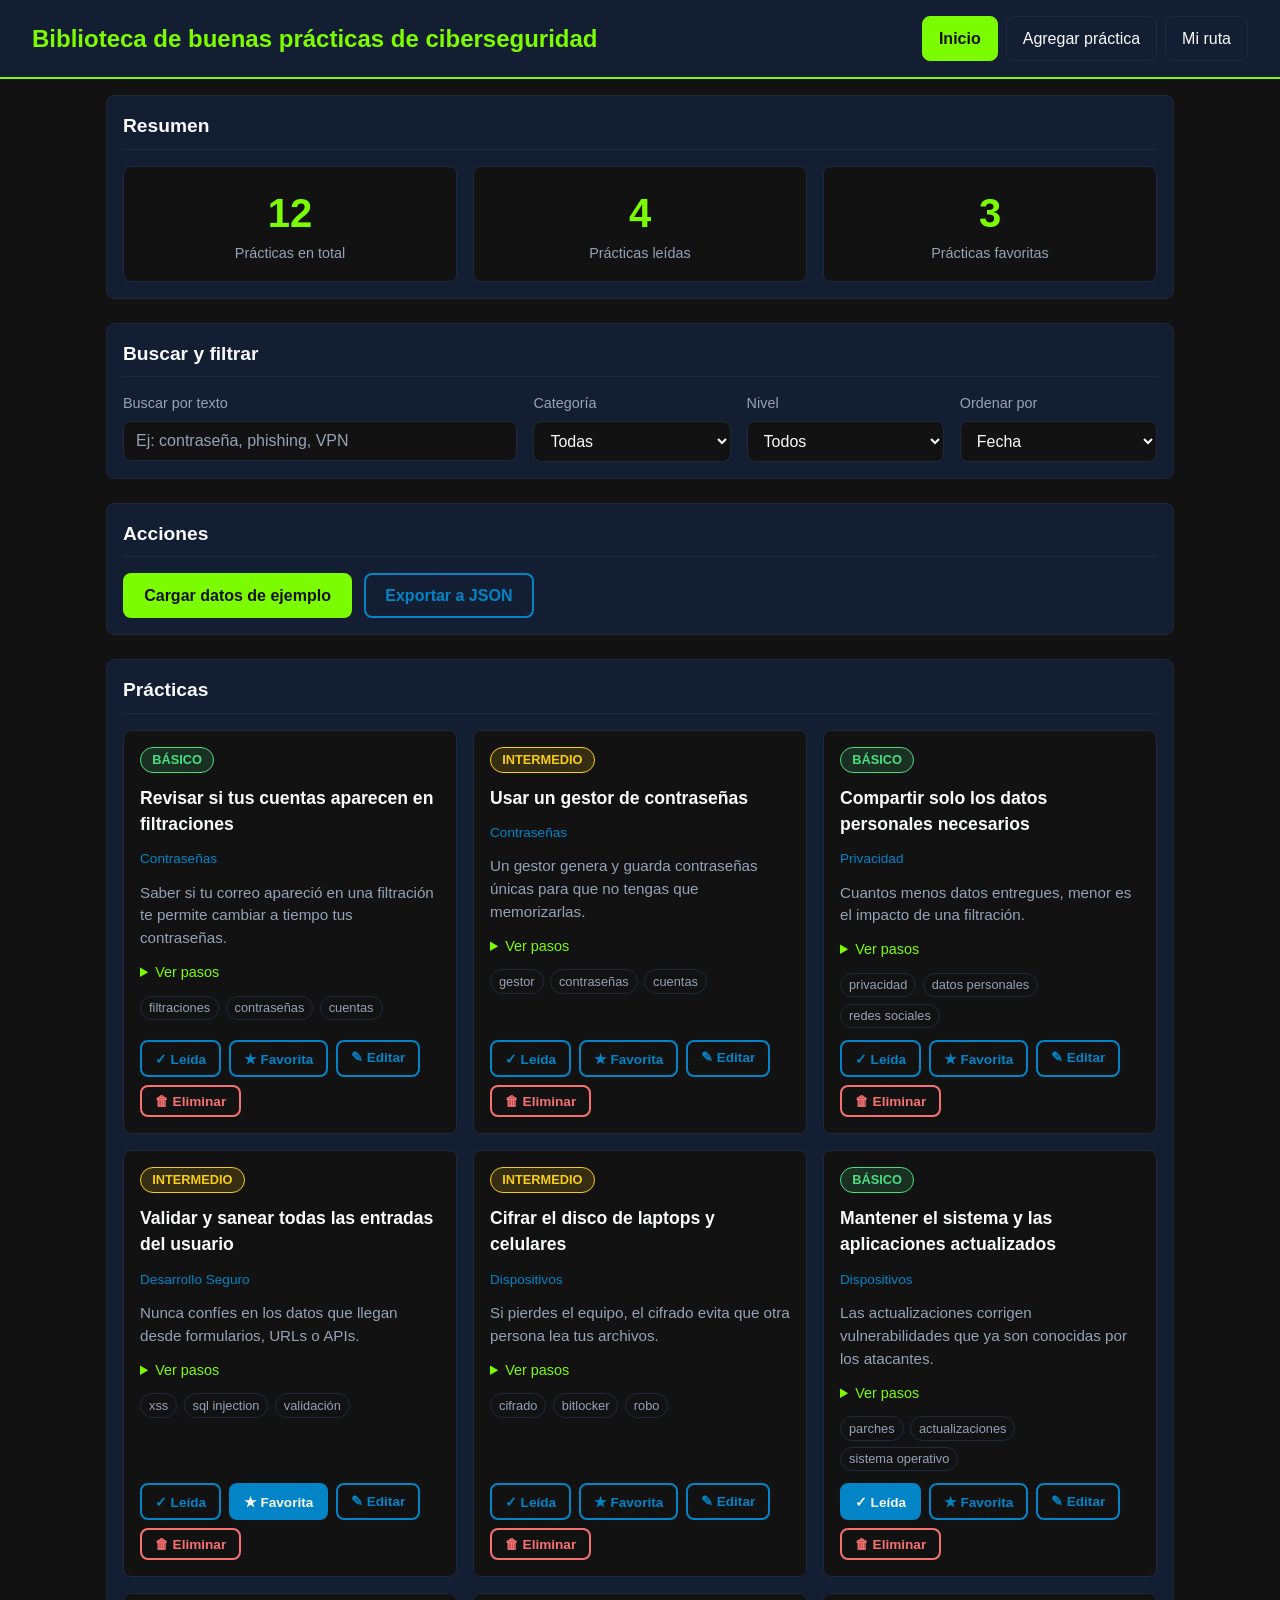
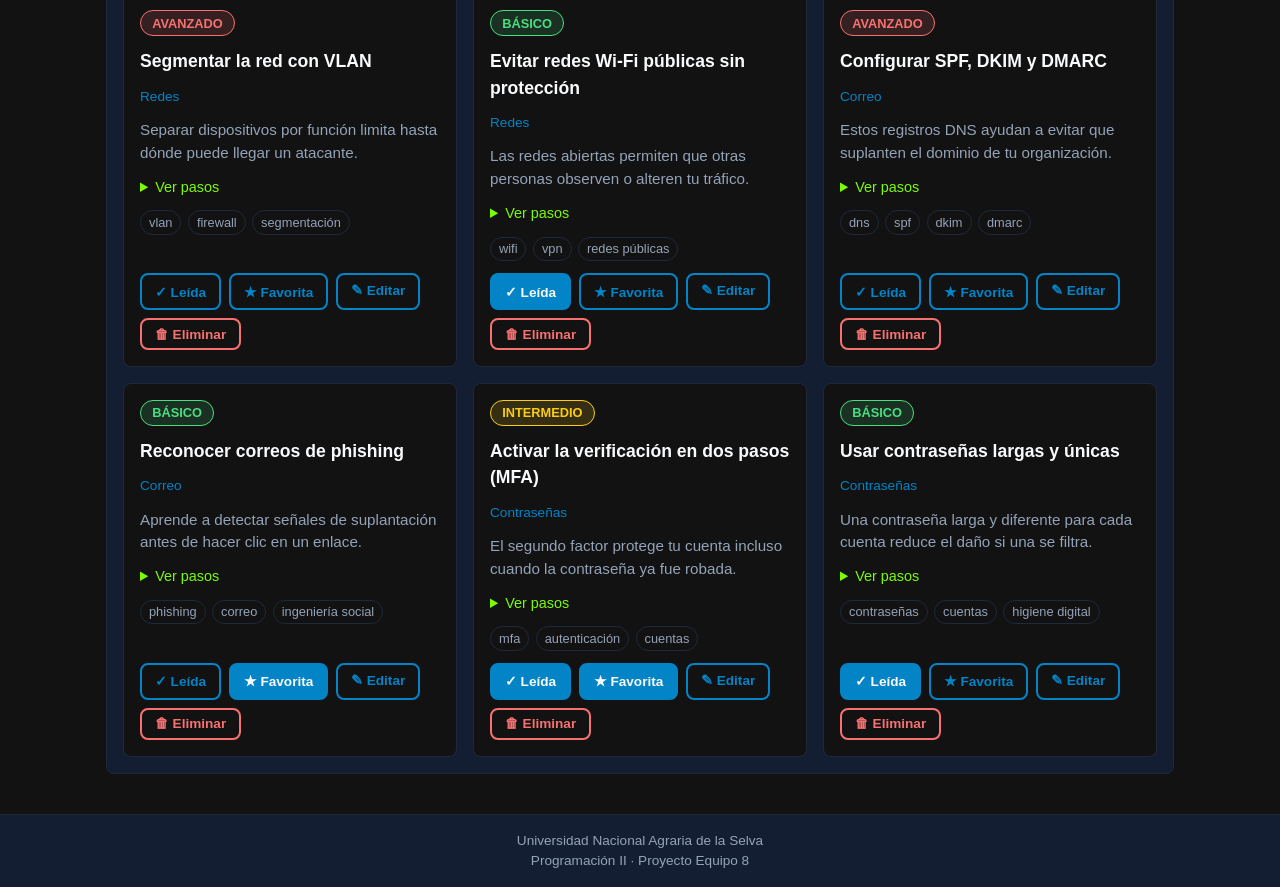
<file: index.html>
<!DOCTYPE html>
<html lang="es">
<head>
  <meta charset="UTF-8">
  <meta name="viewport" content="width=device-width, initial-scale=1.0">
  <meta http-equiv="Content-Security-Policy" content="default-src 'self'; style-src 'self'; script-src 'self'; img-src 'self' data:; object-src 'none'; base-uri 'self'; form-action 'self'">
  <title>Inicio | Biblioteca de buenas prácticas</title>
  <link rel="stylesheet" href="css/estilos.css">
</head>
<body>

  <header class="encabezado">
    <div class="encabezado__contenido">
      <h1 class="encabezado__titulo">Biblioteca de buenas prácticas de ciberseguridad</h1>
      <button
        id="btnMenu"
        class="btn-hamburguesa"
        type="button"
        aria-label="Abrir o cerrar menú"
        aria-controls="menuPrincipal"
        aria-expanded="false">
        <span class="btn-hamburguesa__linea"></span>
        <span class="btn-hamburguesa__linea"></span>
        <span class="btn-hamburguesa__linea"></span>
      </button>
    </div>

    <nav id="menuPrincipal" class="menu" aria-label="Navegación principal">
      <ul class="menu__lista">
        <li class="menu__item">
          <a class="menu__enlace activo" href="index.html" aria-current="page">Inicio</a>
        </li>
        <li class="menu__item">
          <a class="menu__enlace" href="agregar.html">Agregar práctica</a>
        </li>
        <li class="menu__item">
          <a class="menu__enlace" href="mi-ruta.html">Mi ruta</a>
        </li>
      </ul>
    </nav>
  </header>

  <main class="principal">

    <section class="seccion resumen" aria-labelledby="tituloResumen">
      <h2 id="tituloResumen" class="seccion__titulo">Resumen</h2>
      <div class="resumen__contadores">
        <article class="contador">
          <p class="contador__numero" id="statTotal">0</p>
          <p class="contador__etiqueta">Prácticas en total</p>
        </article>
        <article class="contador">
          <p class="contador__numero" id="statLeidas">0</p>
          <p class="contador__etiqueta">Prácticas leídas</p>
        </article>
        <article class="contador">
          <p class="contador__numero" id="statFavoritas">0</p>
          <p class="contador__etiqueta">Prácticas favoritas</p>
        </article>
      </div>
    </section>

    <section class="seccion filtros" aria-labelledby="tituloFiltros">
      <h2 id="tituloFiltros" class="seccion__titulo">Buscar y filtrar</h2>
      <form id="formFiltros" class="filtros__formulario" role="search" aria-label="Filtros de la biblioteca">

        <div class="campo">
          <label class="campo__label" for="inputBusqueda">Buscar por texto</label>
          <input
            class="campo__control"
            type="search"
            id="inputBusqueda"
            name="busqueda"
            placeholder="Ej: contraseña, phishing, VPN"
            autocomplete="off">
        </div>

        <div class="campo">
          <label class="campo__label" for="selectCategoria">Categoría</label>
          <select class="campo__control" id="selectCategoria" name="categoria">
            <option value="todas">Todas</option>
            <option value="contraseñas">Contraseñas</option>
            <option value="correo">Correo</option>
            <option value="redes">Redes</option>
            <option value="dispositivos">Dispositivos</option>
            <option value="desarrollo seguro">Desarrollo seguro</option>
            <option value="privacidad">Privacidad</option>
          </select>
        </div>

        <div class="campo">
          <label class="campo__label" for="selectNivel">Nivel</label>
          <select class="campo__control" id="selectNivel" name="nivel">
            <option value="todos">Todos</option>
            <option value="básico">Básico</option>
            <option value="intermedio">Intermedio</option>
            <option value="avanzado">Avanzado</option>
          </select>
        </div>

        <div class="campo">
          <label class="campo__label" for="selectOrden">Ordenar por</label>
          <select class="campo__control" id="selectOrden" name="orden">
            <option value="fecha">Fecha</option>
            <option value="nivel">Nivel</option>
          </select>
        </div>

      </form>
    </section>

    <section class="seccion acciones" aria-labelledby="tituloAcciones">
      <h2 id="tituloAcciones" class="seccion__titulo">Acciones</h2>
      <div class="acciones__botones">
        <button id="btnCargarEjemplos" class="boton boton--primario" type="button">Cargar datos de ejemplo</button>
        <button id="btnExportar" class="boton boton--secundario" type="button">Exportar a JSON</button>
      </div>
    </section>

    <section class="seccion listado" aria-labelledby="tituloListado">
      <h2 id="tituloListado" class="seccion__titulo">Prácticas</h2>
      <div id="contenedorCards" class="tarjetas" aria-live="polite"></div>
      <div id="mensajeVacio" class="mensaje-vacio" hidden>
        <p>No hay prácticas para mostrar. Carga los datos de ejemplo o agrega una nueva práctica.</p>
      </div>
    </section>

  </main>

  <footer class="pie">
    <p class="pie__texto">Universidad Nacional Agraria de la Selva</p>
    <p class="pie__texto">Programación II · Proyecto Equipo 8</p>
  </footer>

  <script src="js/datos.js"></script>
  <script src="js/app.js"></script>
</body>
</html>
</file>
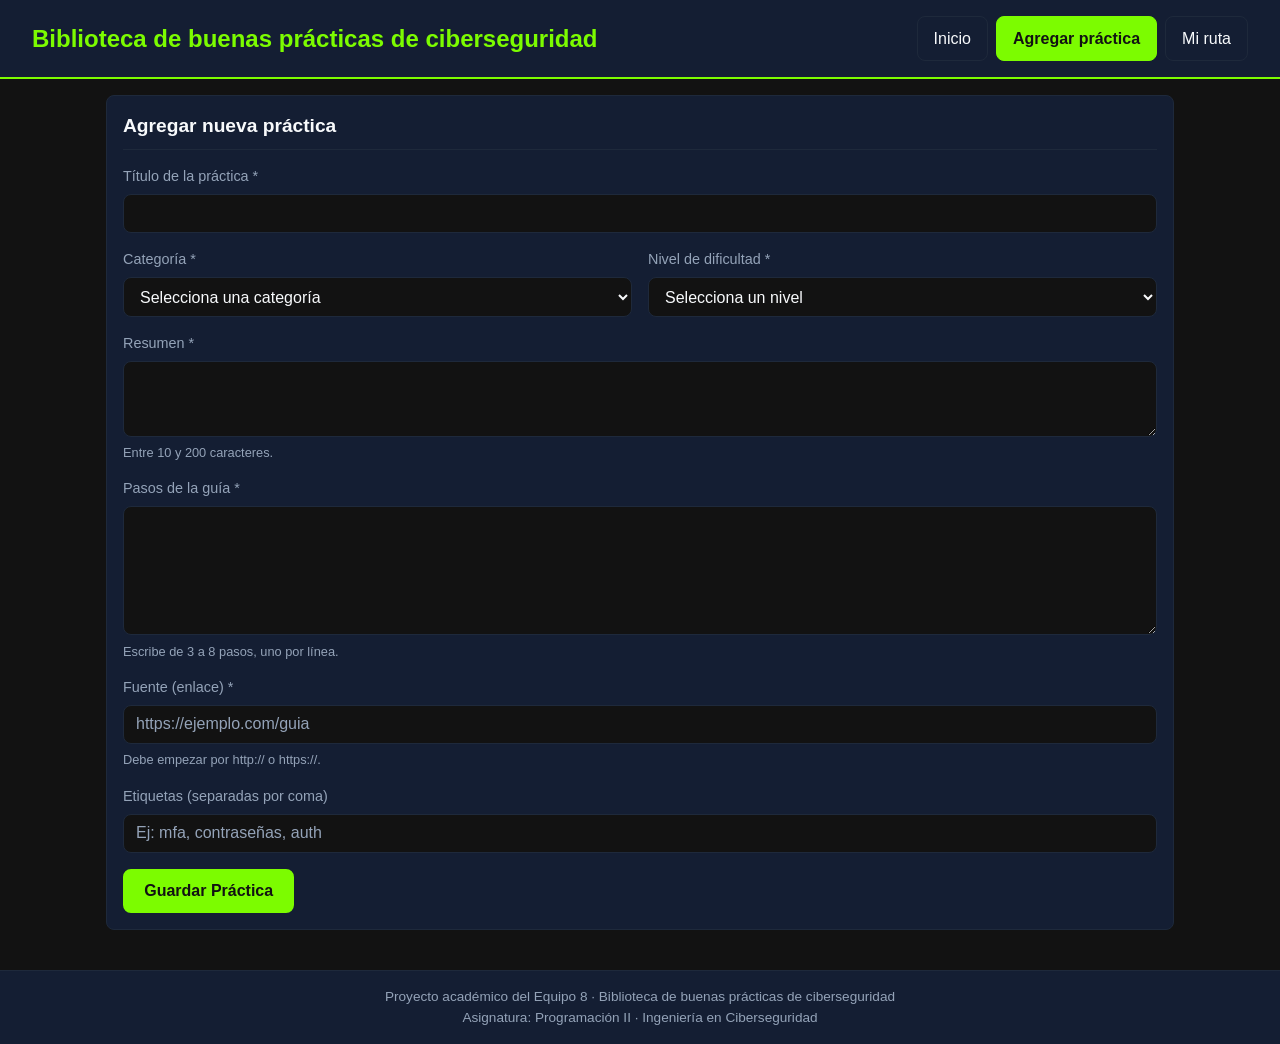
<file: agregar.html>
<!DOCTYPE html>
<html lang="es">
<head>
  <meta charset="UTF-8">
  <meta name="viewport" content="width=device-width, initial-scale=1.0">
  <meta http-equiv="Content-Security-Policy" content="default-src 'self'; style-src 'self'; script-src 'self'; img-src 'self' data:; object-src 'none'; base-uri 'self'; form-action 'self'">
  <title>Agregar práctica | Biblioteca de buenas prácticas</title>
  <link rel="stylesheet" href="css/estilos.css">
</head>
<body>

  <header class="encabezado">
    <div class="encabezado__contenido">
      <h1 class="encabezado__titulo">Biblioteca de buenas prácticas de ciberseguridad</h1>
      <button
        id="btnMenu"
        class="btn-hamburguesa"
        type="button"
        aria-label="Abrir o cerrar menú"
        aria-controls="menuPrincipal"
        aria-expanded="false">
        <span class="btn-hamburguesa__linea"></span>
        <span class="btn-hamburguesa__linea"></span>
        <span class="btn-hamburguesa__linea"></span>
      </button>
    </div>

    <nav id="menuPrincipal" class="menu" aria-label="Navegación principal">
      <ul class="menu__lista">
        <li class="menu__item">
          <a class="menu__enlace" href="index.html">Inicio</a>
        </li>
        <li class="menu__item">
          <a class="menu__enlace activo" href="agregar.html" aria-current="page">Agregar práctica</a>
        </li>
        <li class="menu__item">
          <a class="menu__enlace" href="mi-ruta.html">Mi ruta</a>
        </li>
      </ul>
    </nav>
  </header>

  <main class="principal">

    <section class="seccion formulario" aria-labelledby="tituloFormulario">
      <h2 id="tituloFormulario" class="seccion__titulo">Agregar nueva práctica</h2>

      <form id="formAgregarGuia" class="formulario__contenido" novalidate>

        <div class="campo">
          <label class="campo__label" for="titulo">Título de la práctica *</label>
          <input class="campo__control" type="text" id="titulo" name="titulo" required
            aria-describedby="error-titulo">
          <p id="error-titulo" class="campo__error" hidden></p>
        </div>

        <div class="campo">
          <label class="campo__label" for="categoria">Categoría *</label>
          <select class="campo__control" id="categoria" name="categoria" required
            aria-describedby="error-categoria">
            <option value="">Selecciona una categoría</option>
            <option value="contraseñas">Contraseñas</option>
            <option value="correo">Correo</option>
            <option value="redes">Redes</option>
            <option value="dispositivos">Dispositivos</option>
            <option value="desarrollo seguro">Desarrollo seguro</option>
            <option value="privacidad">Privacidad</option>
          </select>
          <p id="error-categoria" class="campo__error" hidden></p>
        </div>

        <div class="campo">
          <label class="campo__label" for="nivel">Nivel de dificultad *</label>
          <select class="campo__control" id="nivel" name="nivel" required
            aria-describedby="error-nivel">
            <option value="">Selecciona un nivel</option>
            <option value="básico">Básico</option>
            <option value="intermedio">Intermedio</option>
            <option value="avanzado">Avanzado</option>
          </select>
          <p id="error-nivel" class="campo__error" hidden></p>
        </div>

        <div class="campo">
          <label class="campo__label" for="resumen">Resumen *</label>
          <textarea class="campo__control" id="resumen" name="resumen" rows="3" required
            aria-describedby="ayuda-resumen error-resumen"></textarea>
          <p id="ayuda-resumen" class="campo__ayuda">Entre 10 y 200 caracteres.</p>
          <p id="error-resumen" class="campo__error" hidden></p>
        </div>

        <div class="campo">
          <label class="campo__label" for="pasos">Pasos de la guía *</label>
          <textarea class="campo__control" id="pasos" name="pasos" rows="6" required
            aria-describedby="ayuda-pasos error-pasos"></textarea>
          <p id="ayuda-pasos" class="campo__ayuda">Escribe de 3 a 8 pasos, uno por línea.</p>
          <p id="error-pasos" class="campo__error" hidden></p>
        </div>

        <div class="campo">
          <label class="campo__label" for="fuente">Fuente (enlace) *</label>
          <input class="campo__control" type="url" id="fuente" name="fuente" required
            placeholder="https://ejemplo.com/guia" autocomplete="off"
            aria-describedby="ayuda-fuente error-fuente">
          <p id="ayuda-fuente" class="campo__ayuda">Debe empezar por http:// o https://.</p>
          <p id="error-fuente" class="campo__error" hidden></p>
        </div>

        <div class="campo">
          <label class="campo__label" for="etiquetas">Etiquetas (separadas por coma)</label>
          <input class="campo__control" type="text" id="etiquetas" name="etiquetas"
            placeholder="Ej: mfa, contraseñas, auth" aria-describedby="error-etiquetas">
          <p id="error-etiquetas" class="campo__error" hidden></p>
        </div>

        <button type="submit" id="btnGuardar" class="boton boton--primario">Guardar Práctica</button>
        <a id="enlaceCancelar" class="boton boton--secundario" href="index.html" hidden>Volver al inicio</a>

        <div id="mensajeFormulario" class="mensaje-form" role="status" hidden></div>

      </form>
    </section>

  </main>

  <footer class="pie">
    <p class="pie__texto">Proyecto académico del Equipo 8 · Biblioteca de buenas prácticas de ciberseguridad</p>
    <p class="pie__texto">Asignatura: Programación II · Ingeniería en Ciberseguridad</p>
  </footer>

  <script src="js/datos.js"></script>
  <script src="js/app.js"></script>
</body>
</html>
</file>
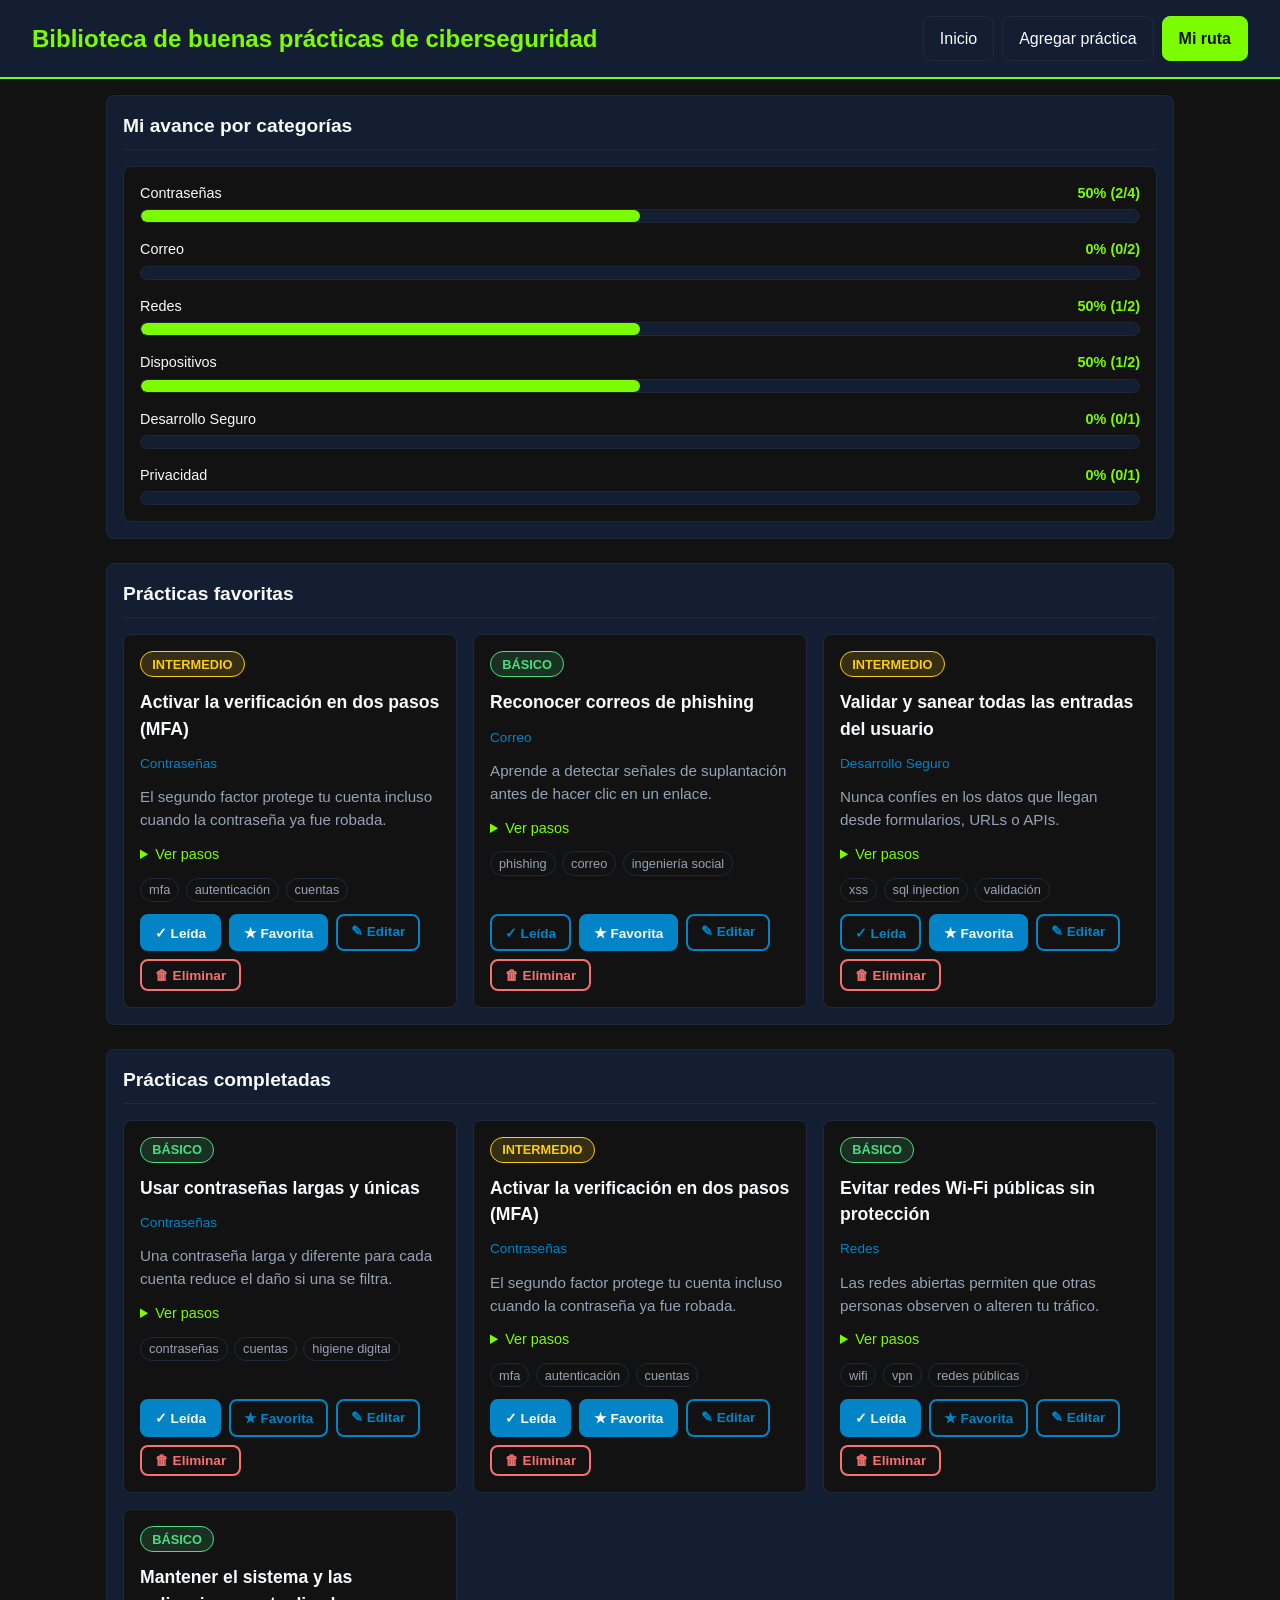
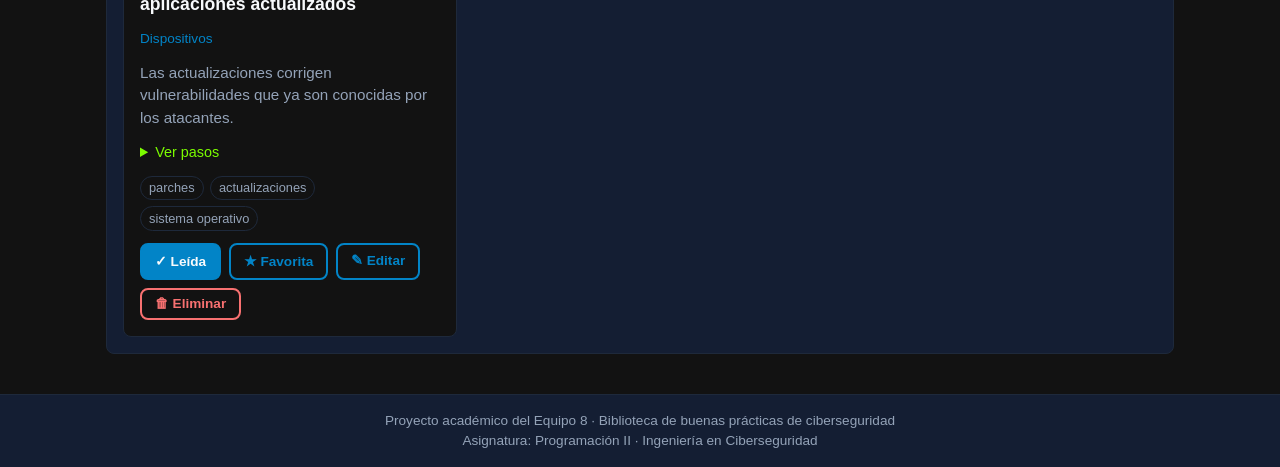
<file: mi-ruta.html>
<!DOCTYPE html>
<html lang="es">
<head>
  <meta charset="UTF-8">
  <meta name="viewport" content="width=device-width, initial-scale=1.0">
  <meta http-equiv="Content-Security-Policy" content="default-src 'self'; style-src 'self'; script-src 'self'; img-src 'self' data:; object-src 'none'; base-uri 'self'; form-action 'self'">
  <title>Mi ruta | Biblioteca de buenas prácticas</title>
  <link rel="stylesheet" href="css/estilos.css">
</head>
<body>

  <header class="encabezado">
    <div class="encabezado__contenido">
      <h1 class="encabezado__titulo">Biblioteca de buenas prácticas de ciberseguridad</h1>
      <button
        id="btnMenu"
        class="btn-hamburguesa"
        type="button"
        aria-label="Abrir o cerrar menú"
        aria-controls="menuPrincipal"
        aria-expanded="false">
        <span class="btn-hamburguesa__linea"></span>
        <span class="btn-hamburguesa__linea"></span>
        <span class="btn-hamburguesa__linea"></span>
      </button>
    </div>

    <nav id="menuPrincipal" class="menu" aria-label="Navegación principal">
      <ul class="menu__lista">
        <li class="menu__item">
          <a class="menu__enlace" href="index.html">Inicio</a>
        </li>
        <li class="menu__item">
          <a class="menu__enlace" href="agregar.html">Agregar práctica</a>
        </li>
        <li class="menu__item">
          <a class="menu__enlace activo" href="mi-ruta.html" aria-current="page">Mi ruta</a>
        </li>
      </ul>
    </nav>
  </header>

  <main class="principal">

    <section class="seccion progreso" aria-labelledby="tituloProgreso">
      <h2 id="tituloProgreso" class="seccion__titulo">Mi avance por categorías</h2>
      <div id="contenedorBarras" class="barras-progreso" aria-live="polite"></div>
    </section>

    <section class="seccion favoritas" aria-labelledby="tituloFavoritas">
      <h2 id="tituloFavoritas" class="seccion__titulo">Prácticas favoritas</h2>
      <div id="contenedorFavoritas" class="tarjetas" aria-live="polite"></div>
      <div id="mensajeSinFavoritas" class="mensaje-vacio" hidden>
        <p>Aún no has marcado ninguna práctica como favorita.</p>
      </div>
    </section>

    <section class="seccion leidas" aria-labelledby="tituloLeidas">
      <h2 id="tituloLeidas" class="seccion__titulo">Prácticas completadas</h2>
      <div id="contenedorLeidas" class="tarjetas" aria-live="polite"></div>
      <div id="mensajeSinLeidas" class="mensaje-vacio" hidden>
        <p>Aún no has completado ninguna práctica.</p>
      </div>
    </section>

  </main>

  <footer class="pie">
    <p class="pie__texto">Proyecto académico del Equipo 8 · Biblioteca de buenas prácticas de ciberseguridad</p>
    <p class="pie__texto">Asignatura: Programación II · Ingeniería en Ciberseguridad</p>
  </footer>

  <script src="js/datos.js"></script>
  <script src="js/app.js"></script>
</body>
</html>
</file>
<file: css/estilos.css>
:root {
  --color-fondo: #121212;
  --color-superficie: #141e33;
  --color-superficie-hover: #1e293b;
  --color-primario: #7CFC00;
  --color-secundario: #0284c7;
  --color-texto: #f8fafc;
  --color-texto-suave: #94a3b8;
  --color-borde: #1e293b;
  --radio-borde: 8px;
}

*,
*::before,
*::after {
  box-sizing: border-box;
}

[hidden] {
  display: none !important;
}

body {
  margin: 0;
  min-height: 100vh;
  display: flex;
  flex-direction: column;
  background-color: var(--color-fondo);
  color: var(--color-texto);
  font-family: "Segoe UI", Arial, Helvetica, sans-serif;
  font-size: 1rem;
  line-height: 1.5;
}

h1,
h2,
h3,
p,
ul {
  margin: 0;
}

ul {
  padding: 0;
  list-style: none;
}

a {
  color: var(--color-primario);
}

.encabezado {
  background-color: var(--color-superficie);
  border-bottom: 2px solid var(--color-primario);
  padding: 1rem;
}

.encabezado__contenido {
  display: grid;
  grid-template-columns: 1fr auto;
  align-items: center;
  column-gap: 1rem;
}

.encabezado__titulo {
  grid-column: 1;
  font-size: 1.25rem;
  color: var(--color-primario);
}

.encabezado__subtitulo {
  grid-column: 1;
  color: var(--color-texto-suave);
  font-size: 0.9rem;
}

.btn-hamburguesa {
  grid-column: 2;
  grid-row: 1 / 3;
  display: flex;
  flex-direction: column;
  justify-content: center;
  gap: 5px;
  width: 44px;
  height: 44px;
  padding: 10px;
  background-color: transparent;
  border: 1px solid var(--color-primario);
  border-radius: var(--radio-borde);
  cursor: pointer;
}

.btn-hamburguesa:hover {
  background-color: var(--color-superficie-hover);
}

.btn-hamburguesa:focus-visible {
  outline: 2px solid var(--color-primario);
  outline-offset: 2px;
}

.btn-hamburguesa__linea {
  display: block;
  height: 3px;
  width: 100%;
  background-color: var(--color-primario);
  border-radius: 2px;
}

.menu {
  display: none;
  margin-top: 1rem;
}

.menu.desplegado,
.menu.activo {
  display: block;
}

.menu__lista {
  display: flex;
  flex-direction: column;
  gap: 0.5rem;
}

.menu__enlace {
  display: block;
  padding: 0.6rem 1rem;
  color: var(--color-texto);
  text-decoration: none;
  border: 1px solid var(--color-borde);
  border-radius: var(--radio-borde);
}

.menu__enlace:hover {
  background-color: var(--color-superficie-hover);
  color: var(--color-primario);
}

.menu__enlace:focus-visible {
  outline: 2px solid var(--color-primario);
  outline-offset: 2px;
}

.menu__enlace.activo {
  background-color: var(--color-primario);
  color: var(--color-fondo);
  font-weight: bold;
  border-color: var(--color-primario);
}

.principal {
  flex: 1;
  width: 100%;
  max-width: 1100px;
  margin: 0 auto;
  padding: 1rem;
}

.seccion {
  margin-bottom: 1.5rem;
  padding: 1rem;
  background-color: var(--color-superficie);
  border: 1px solid var(--color-borde);
  border-radius: var(--radio-borde);
}

.seccion__titulo {
  margin-bottom: 1rem;
  padding-bottom: 0.5rem;
  font-size: 1.2rem;
  color: var(--color-texto);
  border-bottom: 1px solid var(--color-borde);
}

.resumen__contadores {
  display: grid;
  grid-template-columns: 1fr;
  gap: 1rem;
}

.contador {
  padding: 1rem;
  text-align: center;
  background-color: var(--color-fondo);
  border: 1px solid var(--color-borde);
  border-radius: var(--radio-borde);
}

.contador__numero {
  font-size: 2.5rem;
  font-weight: bold;
  color: var(--color-primario);
}

.contador__etiqueta {
  color: var(--color-texto-suave);
  font-size: 0.9rem;
}

.filtros__formulario,
.formulario__contenido {
  display: grid;
  grid-template-columns: 1fr;
  gap: 1rem;
}

.campo {
  display: flex;
  flex-direction: column;
  gap: 0.4rem;
}

.campo__label {
  font-size: 0.9rem;
  color: var(--color-texto-suave);
}

.campo__control {
  width: 100%;
  padding: 0.6rem 0.75rem;
  background-color: var(--color-fondo);
  color: var(--color-texto);
  border: 1px solid var(--color-borde);
  border-radius: var(--radio-borde);
  font-family: inherit;
  font-size: 1rem;
}

.campo__control::placeholder {
  color: var(--color-texto-suave);
}

.campo__control:focus {
  outline: none;
  border-color: var(--color-primario);
  box-shadow: 0 0 0 2px rgba(132, 204, 22, 0.35);
}

textarea.campo__control {
  resize: vertical;
}

.acciones__botones {
  display: flex;
  flex-direction: column;
  gap: 0.75rem;
}

.boton {
  padding: 0.7rem 1.2rem;
  font-family: inherit;
  font-size: 1rem;
  font-weight: bold;
  border-radius: var(--radio-borde);
  border: 2px solid transparent;
  cursor: pointer;
}

.boton:focus-visible {
  outline: 2px solid var(--color-texto);
  outline-offset: 2px;
}

.boton--primario {
  background-color: var(--color-primario);
  color: var(--color-fondo);
  border-color: var(--color-primario);
}

.boton--primario:hover {
  background-color: transparent;
  color: var(--color-primario);
}

.boton--secundario {
  background-color: transparent;
  color: var(--color-secundario);
  border-color: var(--color-secundario);
}

.boton--secundario:hover {
  background-color: var(--color-secundario);
  color: var(--color-texto);
}

.tarjetas {
  display: grid;
  grid-template-columns: 1fr;
  gap: 1rem;
}

.tarjeta {
  display: flex;
  flex-direction: column;
  gap: 0.75rem;
  padding: 1rem;
  background-color: var(--color-fondo);
  border: 1px solid var(--color-borde);
  border-radius: var(--radio-borde);
}

.tarjeta:hover {
  background-color: var(--color-superficie-hover);
  border-color: var(--color-primario);
}

.tarjeta__titulo {
  font-size: 1.1rem;
  color: var(--color-texto);
}

.tarjeta__categoria {
  font-size: 0.85rem;
  color: var(--color-secundario);
  text-transform: capitalize;
}

.tarjeta__resumen {
  color: var(--color-texto-suave);
  font-size: 0.95rem;
}

.tarjeta__etiquetas {
  display: flex;
  flex-wrap: wrap;
  gap: 0.4rem;
}

.etiqueta {
  padding: 0.1rem 0.5rem;
  font-size: 0.8rem;
  color: var(--color-texto-suave);
  border: 1px solid var(--color-borde);
  border-radius: 999px;
}

.tarjeta__acciones {
  display: flex;
  flex-wrap: wrap;
  gap: 0.5rem;
  margin-top: auto;
}

.tarjeta__acciones .boton {
  padding: 0.4rem 0.8rem;
  font-size: 0.85rem;
}

.badge {
  align-self: flex-start;
  padding: 0.15rem 0.7rem;
  font-size: 0.8rem;
  font-weight: bold;
  text-transform: uppercase;
  border-radius: 999px;
  border: 1px solid transparent;
}

.badge--basico {
  color: #4ade80;
  background-color: rgba(74, 222, 128, 0.15);
  border-color: #4ade80;
}

.badge--intermedio {
  color: #facc15;
  background-color: rgba(250, 204, 21, 0.15);
  border-color: #facc15;
}

.badge--avanzado {
  color: #f87171;
  background-color: rgba(248, 113, 113, 0.15);
  border-color: #f87171;
}

.mensaje-vacio {
  padding: 1.5rem;
  text-align: center;
  color: var(--color-texto-suave);
  background-color: var(--color-fondo);
  border: 1px dashed var(--color-borde);
  border-radius: var(--radio-borde);
}

.mensaje-form {
  padding: 0.75rem 1rem;
  border-radius: var(--radio-borde);
  border: 1px solid var(--color-borde);
}

.mensaje-form--exito {
  color: var(--color-primario);
  border-color: var(--color-primario);
  background-color: rgba(132, 204, 22, 0.1);
}

.mensaje-form--error {
  color: #f87171;
  border-color: #f87171;
  background-color: rgba(248, 113, 113, 0.1);
}

.barras-progreso {
  display: flex;
  flex-direction: column;
  gap: 1rem;
  padding: 1rem;
  background-color: var(--color-fondo);
  border: 1px solid var(--color-borde);
  border-radius: var(--radio-borde);
}

.barra-item__encabezado {
  display: flex;
  justify-content: space-between;
  margin-bottom: 0.3rem;
  font-size: 0.9rem;
  text-transform: capitalize;
}

.barra-item__porcentaje {
  color: var(--color-primario);
  font-weight: bold;
}

.barra-item__pista {
  width: 100%;
  height: 14px;
  background-color: var(--color-superficie);
  border: 1px solid var(--color-borde);
  border-radius: 999px;
  overflow: hidden;
}

.barra-item__relleno {
  height: 100%;
  width: 0;
  background-color: var(--color-primario);
  border-radius: 999px;
}

.pie {
  padding: 1rem;
  text-align: center;
  background-color: var(--color-superficie);
  border-top: 1px solid var(--color-borde);
}

.pie__texto {
  color: var(--color-texto-suave);
  font-size: 0.85rem;
}

@media (min-width: 601px) {
  .encabezado__titulo {
    font-size: 1.5rem;
  }

  .resumen__contadores {
    grid-template-columns: repeat(3, 1fr);
  }

  .filtros__formulario {
    grid-template-columns: repeat(2, 1fr);
  }

  .formulario__contenido {
    grid-template-columns: repeat(2, 1fr);
  }

  .formulario__contenido .campo:nth-child(1),
  .formulario__contenido .campo:nth-child(4),
  .formulario__contenido .campo:nth-child(5),
  .formulario__contenido .campo:nth-child(6),
  .formulario__contenido .campo:nth-child(7),
  .formulario__contenido .boton,
  .formulario__contenido .mensaje-form {
    grid-column: 1 / -1;
  }

  .formulario__contenido .boton {
    justify-self: start;
  }

  .acciones__botones {
    flex-direction: row;
  }

  .tarjetas {
    grid-template-columns: repeat(2, 1fr);
  }
}

@media (min-width: 961px) {
  .encabezado {
    display: flex;
    justify-content: space-between;
    align-items: center;
    gap: 1.5rem;
    padding: 1rem 2rem;
  }

  .encabezado__contenido {
    display: block;
  }

  .btn-hamburguesa {
    display: none;
  }

  .menu {
    display: block;
    margin-top: 0;
  }

  .menu__lista {
    flex-direction: row;
  }

  .filtros__formulario {
    grid-template-columns: 2fr 1fr 1fr 1fr;
  }

  .tarjetas {
    grid-template-columns: repeat(3, 1fr);
  }
}

.tarjeta__detalle summary {
  cursor: pointer;
  color: var(--color-primario);
  font-size: 0.9rem;
}

.tarjeta__detalle p {
  margin-top: 0.5rem;
  color: var(--color-texto-suave);
  font-size: 0.9rem;
}

.barra-item__relleno {
  transition: width 0.8s ease;
}

.boton[aria-pressed="true"] {
  background-color: var(--color-secundario);
  color: var(--color-texto);
}

.boton--peligro {
  background-color: transparent;
  color: #f87171;
  border-color: #f87171;
}

.boton--peligro:hover {
  background-color: #f87171;
  color: var(--color-fondo);
}

a.boton {
  display: inline-block;
  text-align: center;
  text-decoration: none;
}

.campo__ayuda {
  font-size: 0.8rem;
  color: var(--color-texto-suave);
}

.campo__error {
  font-size: 0.85rem;
  color: #f87171;
}

.campo__control[aria-invalid="true"] {
  border-color: #f87171;
}

.tarjeta__pasos {
  margin: 0.5rem 0 0;
  padding-left: 1.25rem;
  color: var(--color-texto-suave);
  font-size: 0.9rem;
}

.tarjeta__pasos li {
  margin-bottom: 0.3rem;
}

.tarjeta__fuente {
  margin-top: 0.5rem;
  font-size: 0.9rem;
}
</file>
